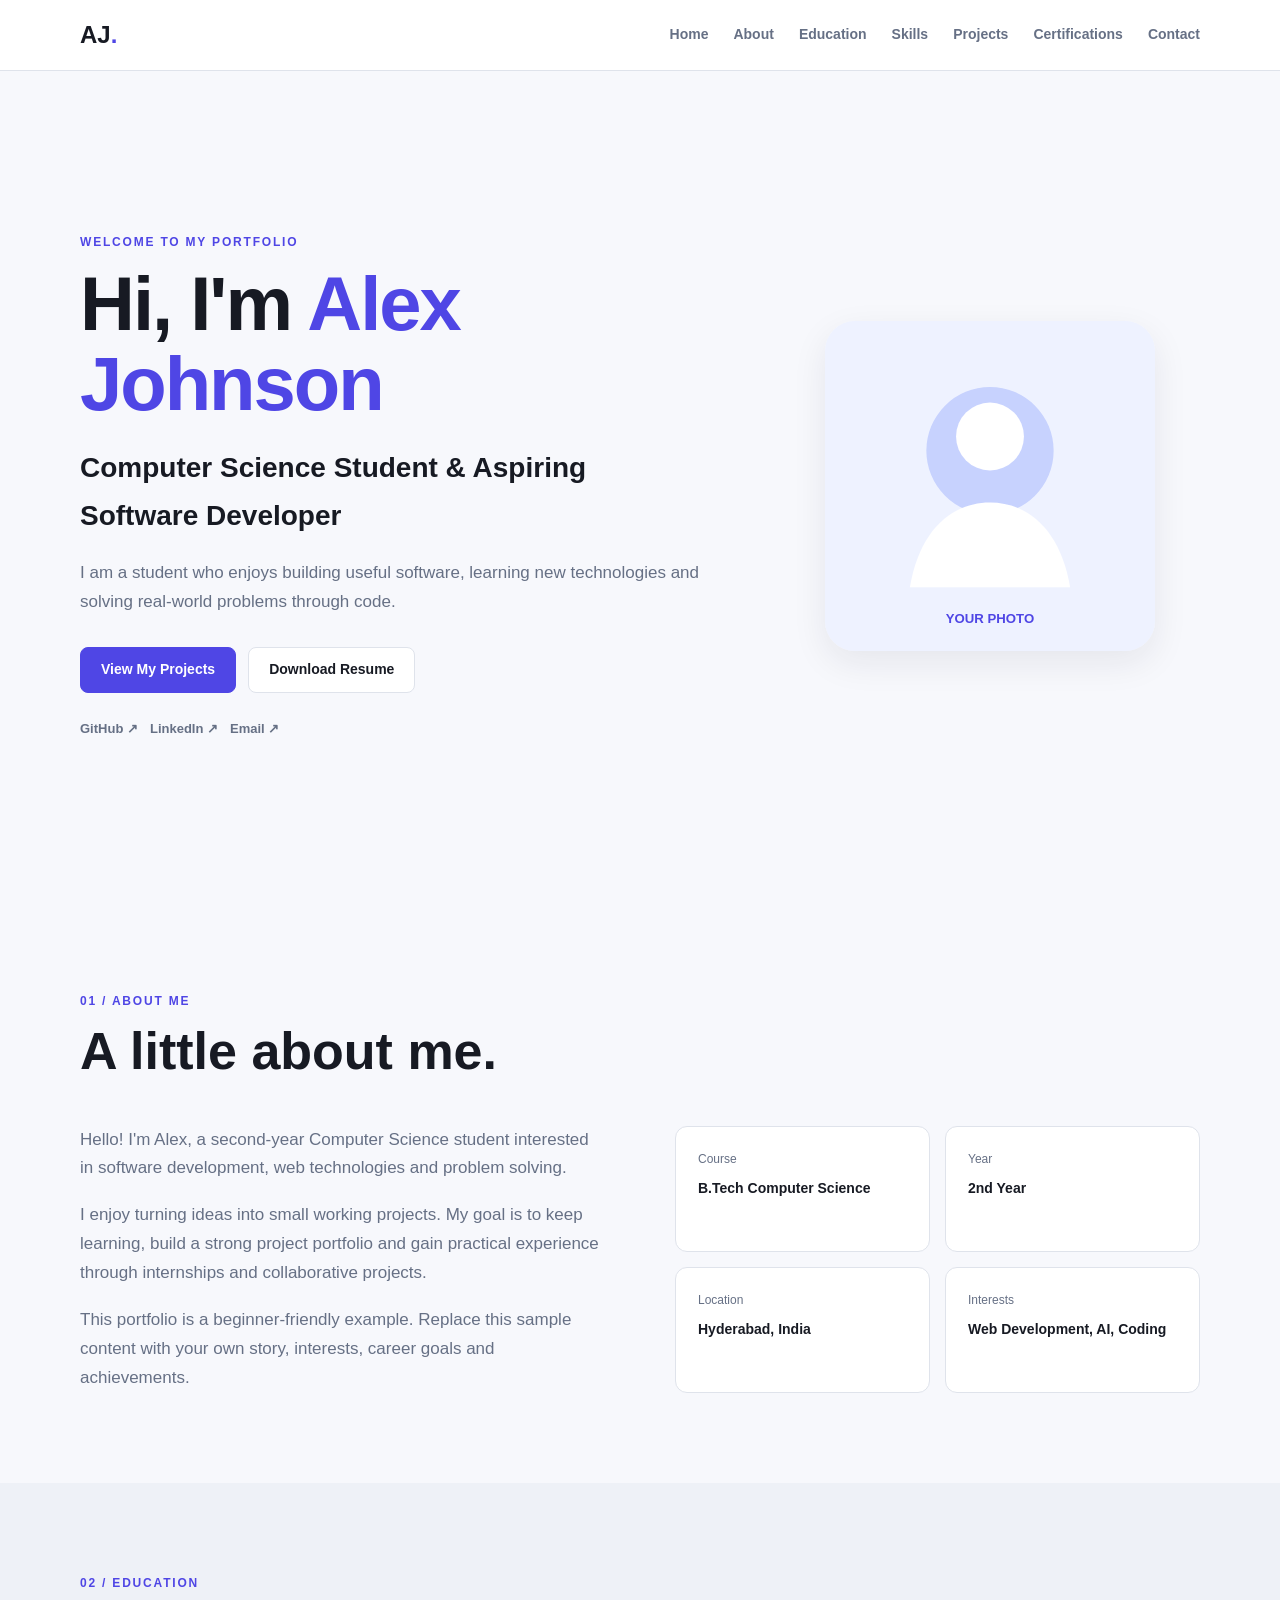
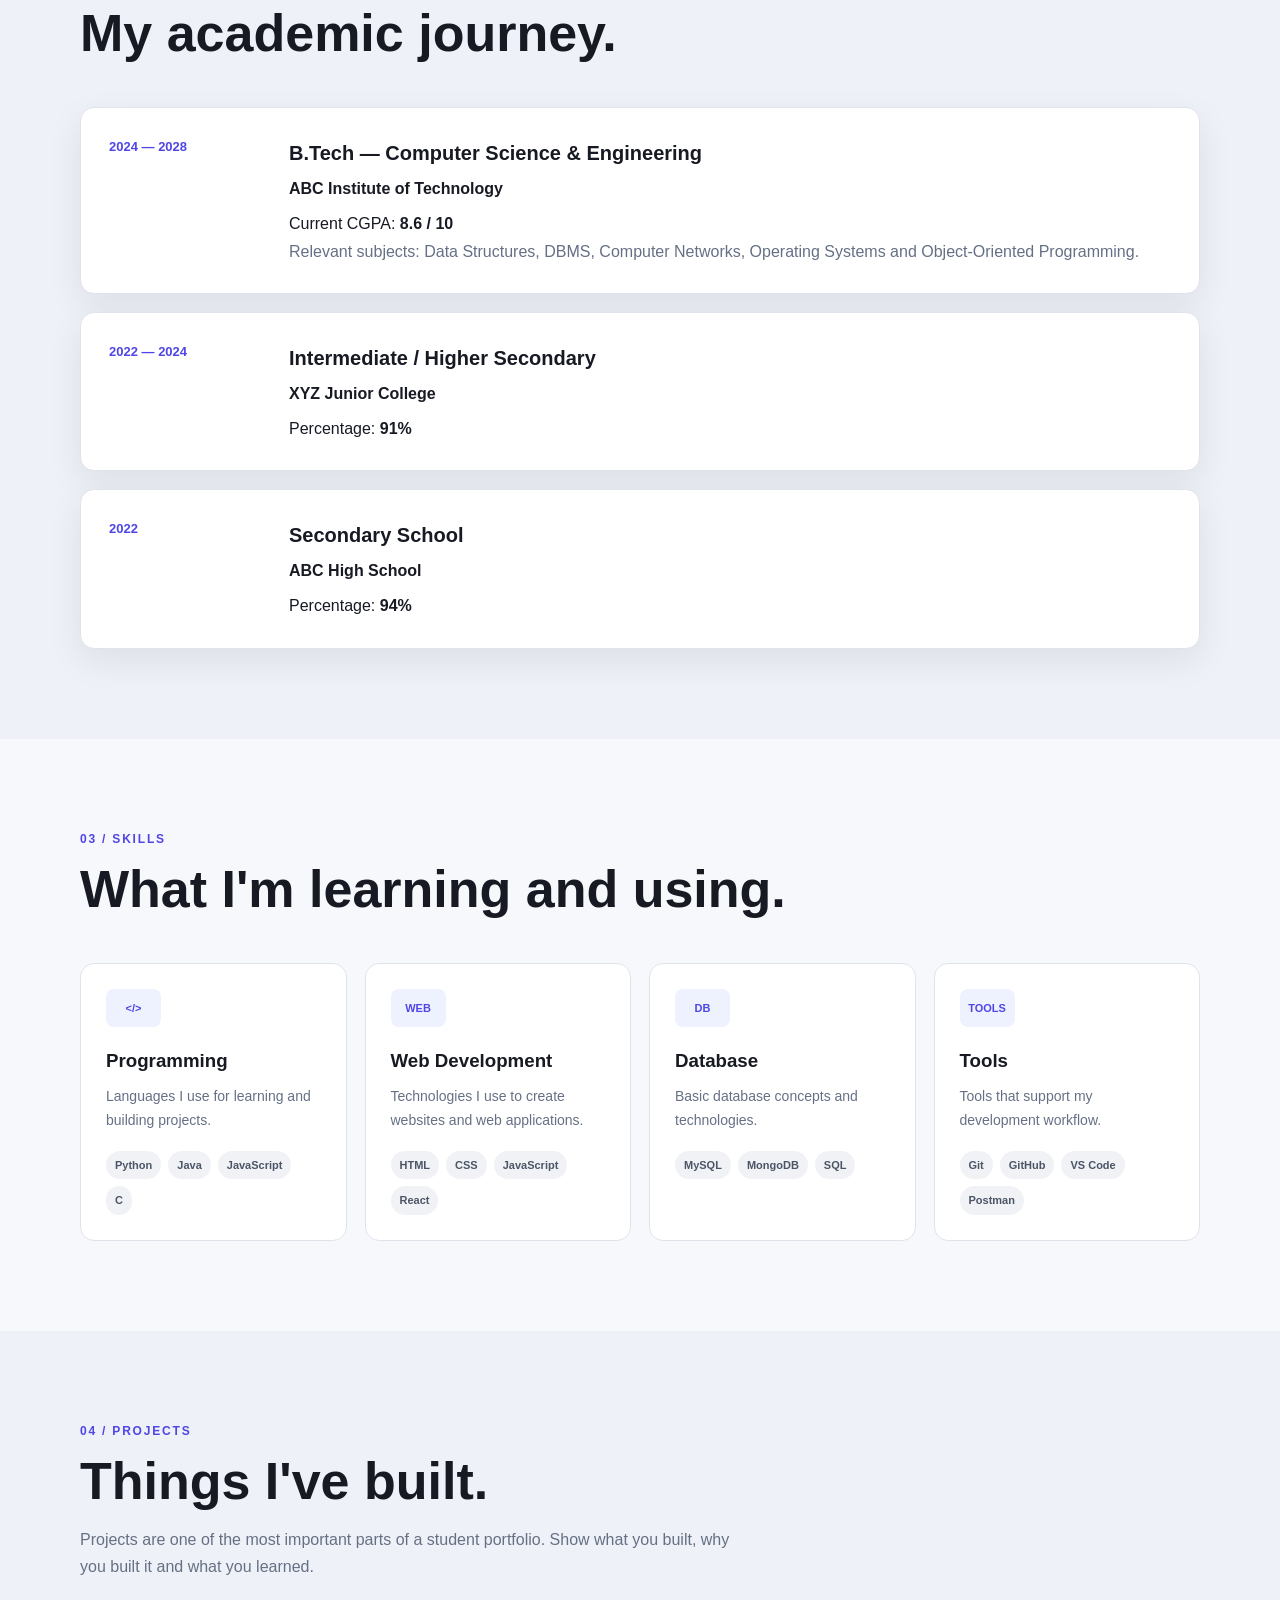
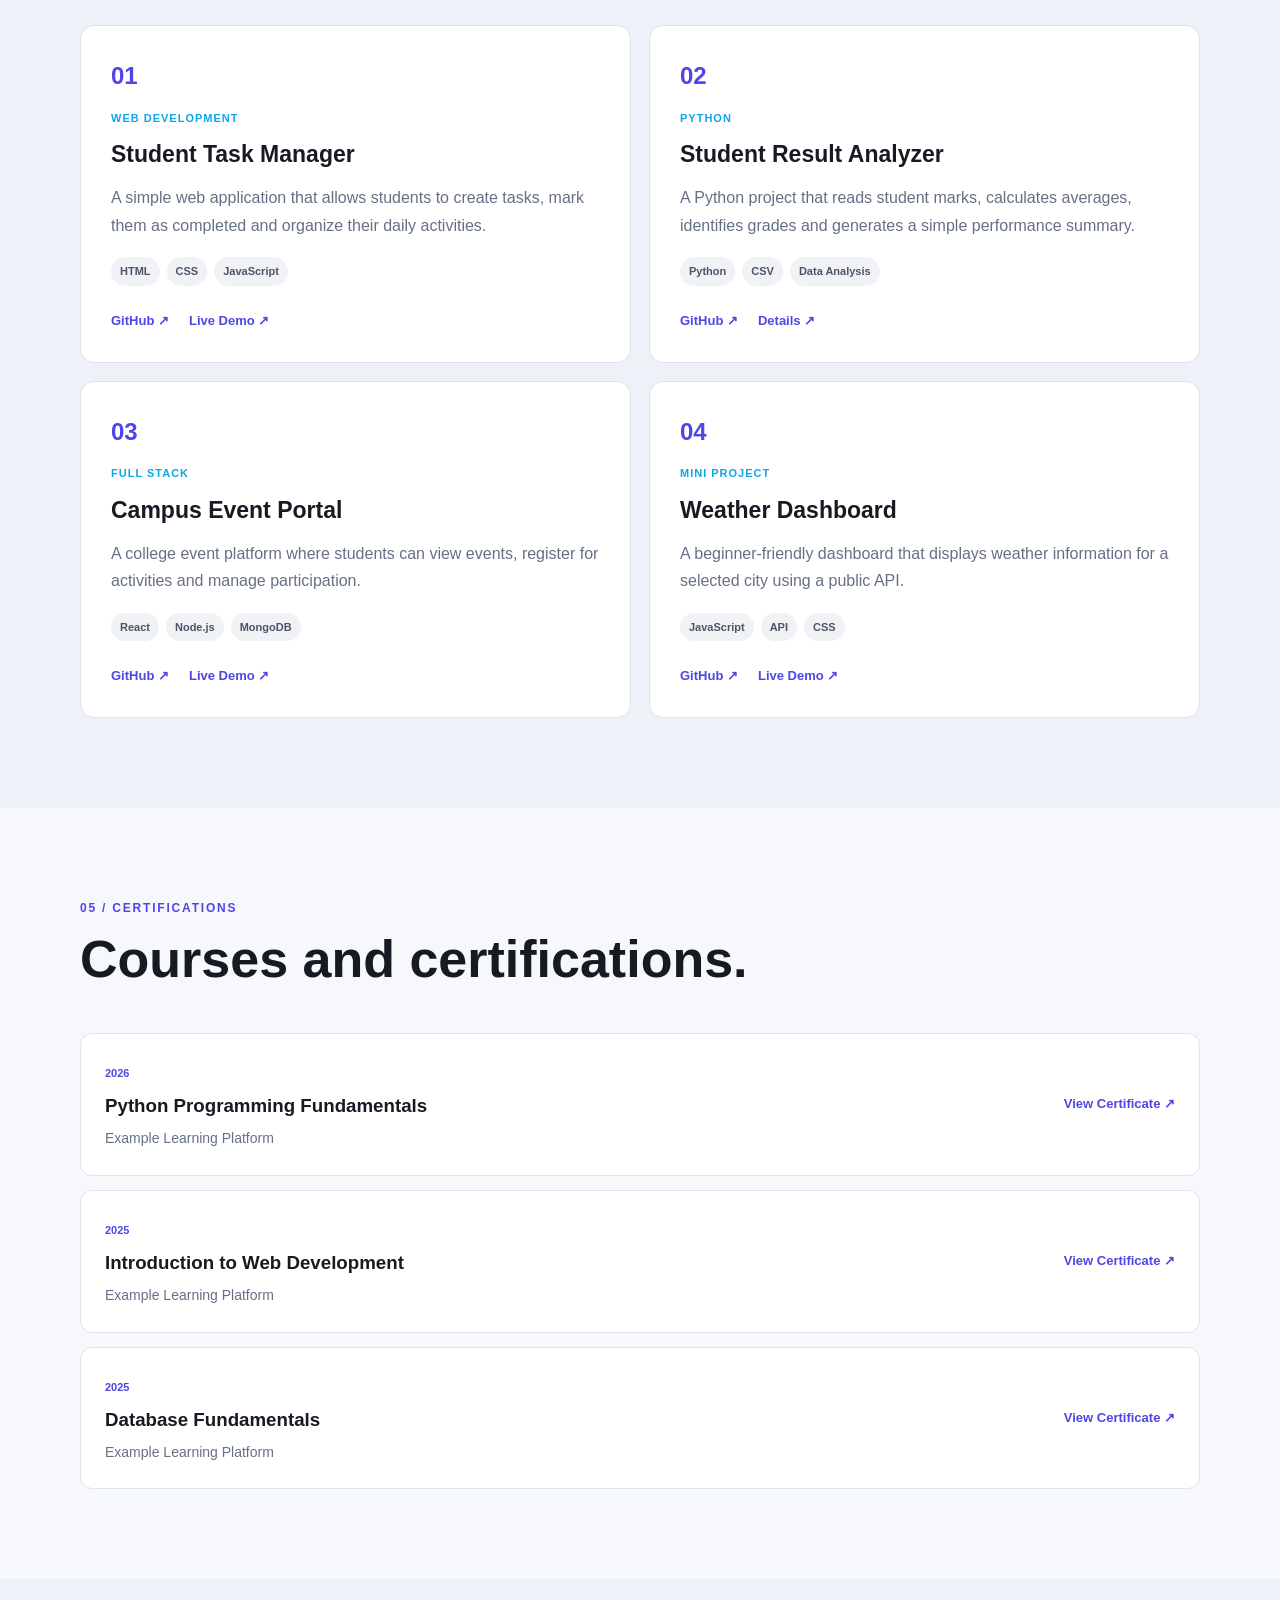
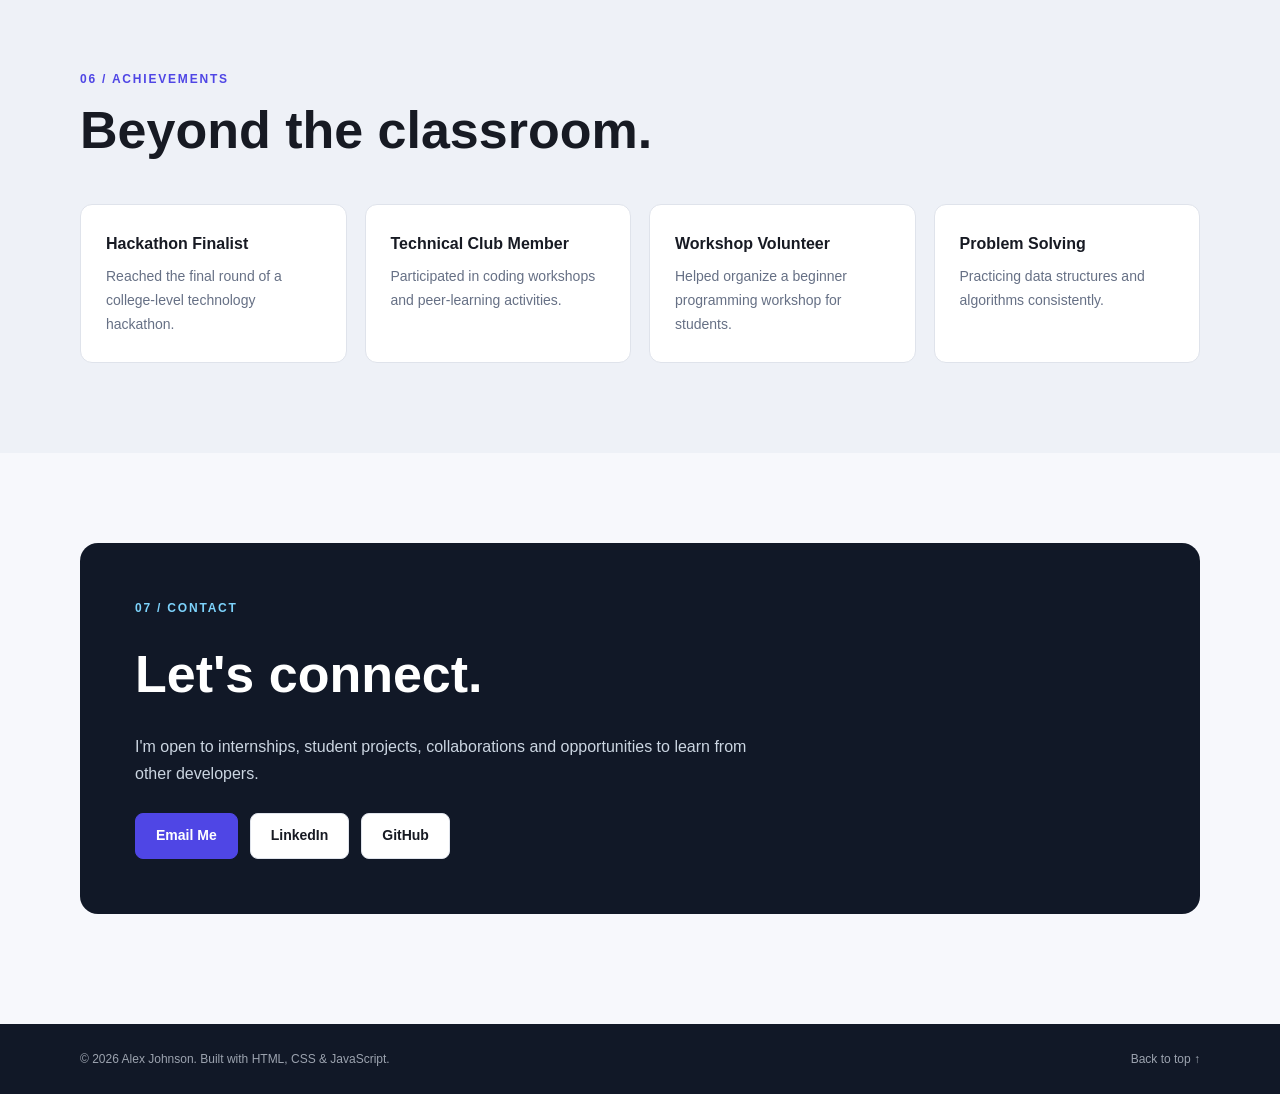
<file: #1-project-student-portfolio/index.html>
<!DOCTYPE html>
<html lang="en">
<head>
  <meta charset="UTF-8">
  <meta name="viewport" content="width=device-width, initial-scale=1.0">
  <meta name="description" content="Student portfolio template - replace the sample information with your own details.">
  <title>Alex Johnson | Student Portfolio</title>
  <link rel="stylesheet" href="style.css">
</head>
<body>

  <!-- =========================
       NAVIGATION
       ========================= -->
  <header class="header">
    <div class="container nav-container">
      <a href="#home" class="logo">AJ<span>.</span></a>

      <button class="menu-button" id="menuButton" aria-label="Open menu" aria-expanded="false">
        <span></span>
        <span></span>
        <span></span>
      </button>

      <nav class="nav" id="nav">
        <a href="#home">Home</a>
        <a href="#about">About</a>
        <a href="#education">Education</a>
        <a href="#skills">Skills</a>
        <a href="#projects">Projects</a>
        <a href="#certifications">Certifications</a>
        <a href="#contact">Contact</a>
      </nav>
    </div>
  </header>

  <main>

    <!-- =========================
         HOME
         ========================= -->
    <section class="hero" id="home">
      <div class="container hero-content">
        <div class="hero-text reveal">
          <p class="eyebrow">WELCOME TO MY PORTFOLIO</p>

          <h1>
            Hi, I'm <span>Alex Johnson</span>
          </h1>

          <h2>Computer Science Student & Aspiring Software Developer</h2>

          <p class="hero-description">
            I am a student who enjoys building useful software, learning new technologies
            and solving real-world problems through code.
          </p>

          <div class="button-group">
            <a href="#projects" class="button primary-button">View My Projects</a>
            <a href="assets/resume.pdf" class="button secondary-button" download>Download Resume</a>
          </div>

          <div class="social-links">
            <a href="https://github.com/" target="_blank" rel="noopener noreferrer">GitHub ↗</a>
            <a href="https://www.linkedin.com/" target="_blank" rel="noopener noreferrer">LinkedIn ↗</a>
            <a href="mailto:alex@example.com">Email ↗</a>
          </div>
        </div>

        <div class="hero-image reveal">
          <!-- Replace assets/profile-placeholder.svg with your own photo if desired. -->
          <img src="assets/profile-placeholder.svg" alt="Profile placeholder">
        </div>
      </div>
    </section>

    <!-- =========================
         ABOUT
         ========================= -->
    <section class="section" id="about">
      <div class="container">
        <div class="section-heading reveal">
          <p class="eyebrow">01 / ABOUT ME</p>
          <h2>A little about me.</h2>
        </div>

        <div class="about-grid">
          <div class="about-text reveal">
            <p>
              Hello! I'm Alex, a second-year Computer Science student interested in
              software development, web technologies and problem solving.
            </p>

            <p>
              I enjoy turning ideas into small working projects. My goal is to keep
              learning, build a strong project portfolio and gain practical experience
              through internships and collaborative projects.
            </p>

            <p>
              This portfolio is a beginner-friendly example. Replace this sample content
              with your own story, interests, career goals and achievements.
            </p>
          </div>

          <div class="about-details reveal">
            <div class="detail">
              <span>Course</span>
              <strong>B.Tech Computer Science</strong>
            </div>

            <div class="detail">
              <span>Year</span>
              <strong>2nd Year</strong>
            </div>

            <div class="detail">
              <span>Location</span>
              <strong>Hyderabad, India</strong>
            </div>

            <div class="detail">
              <span>Interests</span>
              <strong>Web Development, AI, Coding</strong>
            </div>
          </div>
        </div>
      </div>
    </section>

    <!-- =========================
         EDUCATION
         ========================= -->
    <section class="section section-alt" id="education">
      <div class="container">
        <div class="section-heading reveal">
          <p class="eyebrow">02 / EDUCATION</p>
          <h2>My academic journey.</h2>
        </div>

        <div class="education-list">

          <article class="education-card reveal">
            <div class="education-year">2024 — 2028</div>
            <div>
              <h3>B.Tech — Computer Science & Engineering</h3>
              <p class="institution">ABC Institute of Technology</p>
              <p>
                Current CGPA: <strong>8.6 / 10</strong>
              </p>
              <p class="muted">
                Relevant subjects: Data Structures, DBMS, Computer Networks,
                Operating Systems and Object-Oriented Programming.
              </p>
            </div>
          </article>

          <article class="education-card reveal">
            <div class="education-year">2022 — 2024</div>
            <div>
              <h3>Intermediate / Higher Secondary</h3>
              <p class="institution">XYZ Junior College</p>
              <p>
                Percentage: <strong>91%</strong>
              </p>
            </div>
          </article>

          <article class="education-card reveal">
            <div class="education-year">2022</div>
            <div>
              <h3>Secondary School</h3>
              <p class="institution">ABC High School</p>
              <p>
                Percentage: <strong>94%</strong>
              </p>
            </div>
          </article>

        </div>
      </div>
    </section>

    <!-- =========================
         SKILLS
         ========================= -->
    <section class="section" id="skills">
      <div class="container">
        <div class="section-heading reveal">
          <p class="eyebrow">03 / SKILLS</p>
          <h2>What I'm learning and using.</h2>
        </div>

        <div class="skills-grid">

          <article class="skill-card reveal">
            <div class="skill-icon">&lt;/&gt;</div>
            <h3>Programming</h3>
            <p>Languages I use for learning and building projects.</p>
            <div class="tags">
              <span>Python</span>
              <span>Java</span>
              <span>JavaScript</span>
              <span>C</span>
            </div>
          </article>

          <article class="skill-card reveal">
            <div class="skill-icon">WEB</div>
            <h3>Web Development</h3>
            <p>Technologies I use to create websites and web applications.</p>
            <div class="tags">
              <span>HTML</span>
              <span>CSS</span>
              <span>JavaScript</span>
              <span>React</span>
            </div>
          </article>

          <article class="skill-card reveal">
            <div class="skill-icon">DB</div>
            <h3>Database</h3>
            <p>Basic database concepts and technologies.</p>
            <div class="tags">
              <span>MySQL</span>
              <span>MongoDB</span>
              <span>SQL</span>
            </div>
          </article>

          <article class="skill-card reveal">
            <div class="skill-icon">TOOLS</div>
            <h3>Tools</h3>
            <p>Tools that support my development workflow.</p>
            <div class="tags">
              <span>Git</span>
              <span>GitHub</span>
              <span>VS Code</span>
              <span>Postman</span>
            </div>
          </article>

        </div>
      </div>
    </section>

    <!-- =========================
         PROJECTS
         ========================= -->
    <section class="section section-alt" id="projects">
      <div class="container">
        <div class="section-heading reveal">
          <p class="eyebrow">04 / PROJECTS</p>
          <h2>Things I've built.</h2>
          <p class="section-intro">
            Projects are one of the most important parts of a student portfolio.
            Show what you built, why you built it and what you learned.
          </p>
        </div>

        <div class="projects-grid">

          <article class="project-card reveal">
            <div class="project-number">01</div>
            <p class="project-type">WEB DEVELOPMENT</p>
            <h3>Student Task Manager</h3>
            <p>
              A simple web application that allows students to create tasks,
              mark them as completed and organize their daily activities.
            </p>
            <div class="tags">
              <span>HTML</span>
              <span>CSS</span>
              <span>JavaScript</span>
            </div>
            <div class="project-links">
              <a href="https://github.com/" target="_blank" rel="noopener noreferrer">GitHub ↗</a>
              <a href="#" aria-label="Replace with your live project URL">Live Demo ↗</a>
            </div>
          </article>

          <article class="project-card reveal">
            <div class="project-number">02</div>
            <p class="project-type">PYTHON</p>
            <h3>Student Result Analyzer</h3>
            <p>
              A Python project that reads student marks, calculates averages,
              identifies grades and generates a simple performance summary.
            </p>
            <div class="tags">
              <span>Python</span>
              <span>CSV</span>
              <span>Data Analysis</span>
            </div>
            <div class="project-links">
              <a href="https://github.com/" target="_blank" rel="noopener noreferrer">GitHub ↗</a>
              <a href="#" aria-label="Replace with your live project URL">Details ↗</a>
            </div>
          </article>

          <article class="project-card reveal">
            <div class="project-number">03</div>
            <p class="project-type">FULL STACK</p>
            <h3>Campus Event Portal</h3>
            <p>
              A college event platform where students can view events,
              register for activities and manage participation.
            </p>
            <div class="tags">
              <span>React</span>
              <span>Node.js</span>
              <span>MongoDB</span>
            </div>
            <div class="project-links">
              <a href="https://github.com/" target="_blank" rel="noopener noreferrer">GitHub ↗</a>
              <a href="#" aria-label="Replace with your live project URL">Live Demo ↗</a>
            </div>
          </article>

          <article class="project-card reveal">
            <div class="project-number">04</div>
            <p class="project-type">MINI PROJECT</p>
            <h3>Weather Dashboard</h3>
            <p>
              A beginner-friendly dashboard that displays weather information
              for a selected city using a public API.
            </p>
            <div class="tags">
              <span>JavaScript</span>
              <span>API</span>
              <span>CSS</span>
            </div>
            <div class="project-links">
              <a href="https://github.com/" target="_blank" rel="noopener noreferrer">GitHub ↗</a>
              <a href="#" aria-label="Replace with your live project URL">Live Demo ↗</a>
            </div>
          </article>

        </div>
      </div>
    </section>

    <!-- =========================
         CERTIFICATIONS
         ========================= -->
    <section class="section" id="certifications">
      <div class="container">
        <div class="section-heading reveal">
          <p class="eyebrow">05 / CERTIFICATIONS</p>
          <h2>Courses and certifications.</h2>
        </div>

        <div class="certification-list">

          <article class="certification-card reveal">
            <div>
              <span class="certificate-date">2026</span>
              <h3>Python Programming Fundamentals</h3>
              <p>Example Learning Platform</p>
            </div>
            <a href="#" aria-label="Replace with your certificate link">View Certificate ↗</a>
          </article>

          <article class="certification-card reveal">
            <div>
              <span class="certificate-date">2025</span>
              <h3>Introduction to Web Development</h3>
              <p>Example Learning Platform</p>
            </div>
            <a href="#" aria-label="Replace with your certificate link">View Certificate ↗</a>
          </article>

          <article class="certification-card reveal">
            <div>
              <span class="certificate-date">2025</span>
              <h3>Database Fundamentals</h3>
              <p>Example Learning Platform</p>
            </div>
            <a href="#" aria-label="Replace with your certificate link">View Certificate ↗</a>
          </article>

        </div>
      </div>
    </section>

    <!-- =========================
         ACHIEVEMENTS
         ========================= -->
    <section class="section section-alt" id="achievements">
      <div class="container">
        <div class="section-heading reveal">
          <p class="eyebrow">06 / ACHIEVEMENTS</p>
          <h2>Beyond the classroom.</h2>
        </div>

        <div class="achievement-grid">
          <article class="achievement-card reveal">
            <strong>Hackathon Finalist</strong>
            <p>Reached the final round of a college-level technology hackathon.</p>
          </article>

          <article class="achievement-card reveal">
            <strong>Technical Club Member</strong>
            <p>Participated in coding workshops and peer-learning activities.</p>
          </article>

          <article class="achievement-card reveal">
            <strong>Workshop Volunteer</strong>
            <p>Helped organize a beginner programming workshop for students.</p>
          </article>

          <article class="achievement-card reveal">
            <strong>Problem Solving</strong>
            <p>Practicing data structures and algorithms consistently.</p>
          </article>
        </div>
      </div>
    </section>

    <!-- =========================
         CONTACT
         ========================= -->
    <section class="section contact-section" id="contact">
      <div class="container">
        <div class="contact-box reveal">
          <p class="eyebrow">07 / CONTACT</p>
          <h2>Let's connect.</h2>
          <p>
            I'm open to internships, student projects, collaborations and
            opportunities to learn from other developers.
          </p>

          <div class="contact-buttons">
            <a class="button primary-button" href="mailto:alex@example.com">Email Me</a>
            <a class="button secondary-button" href="https://www.linkedin.com/" target="_blank" rel="noopener noreferrer">LinkedIn</a>
            <a class="button secondary-button" href="https://github.com/" target="_blank" rel="noopener noreferrer">GitHub</a>
          </div>
        </div>
      </div>
    </section>

  </main>

  <footer class="footer">
    <div class="container footer-content">
      <p>© <span id="currentYear"></span> Alex Johnson. Built with HTML, CSS & JavaScript.</p>
      <a href="#home">Back to top ↑</a>
    </div>
  </footer>

  <script src="script.js"></script>
</body>
</html>
</file>
<file: #1-project-student-portfolio/style.css>
/* =========================================
   STUDENT PORTFOLIO
   Main stylesheet
   ========================================= */

:root {
  --background: #f7f8fc;
  --surface: #ffffff;
  --surface-alt: #eef1f7;
  --text: #171a23;
  --muted: #667085;
  --border: #dfe3eb;
  --primary: #4f46e5;
  --primary-dark: #3730a3;
  --accent: #0ea5e9;
  --max-width: 1120px;
  --shadow: 0 12px 35px rgba(20, 30, 50, 0.08);
}

/* ---------- Reset ---------- */

* {
  box-sizing: border-box;
  margin: 0;
  padding: 0;
}

html {
  scroll-behavior: smooth;
  scroll-padding-top: 80px;
}

body {
  font-family: Arial, Helvetica, sans-serif;
  color: var(--text);
  background: var(--background);
  line-height: 1.7;
}

img {
  max-width: 100%;
  display: block;
}

a {
  color: inherit;
  text-decoration: none;
}

button {
  font: inherit;
}

/* ---------- Reusable ---------- */

.container {
  width: min(90%, var(--max-width));
  margin: 0 auto;
}

.section {
  padding: 90px 0;
}

.section-alt {
  background: var(--surface-alt);
}

.section-heading {
  max-width: 720px;
  margin-bottom: 45px;
}

.eyebrow {
  color: var(--primary);
  font-size: 12px;
  font-weight: 800;
  letter-spacing: 1.8px;
  margin-bottom: 12px;
}

.section-heading h2 {
  font-size: clamp(32px, 5vw, 52px);
  line-height: 1.1;
  margin-bottom: 15px;
}

.section-intro {
  color: var(--muted);
  max-width: 650px;
}

.button {
  display: inline-flex;
  align-items: center;
  justify-content: center;
  min-height: 46px;
  padding: 0 20px;
  border-radius: 8px;
  border: 1px solid var(--border);
  font-size: 14px;
  font-weight: 700;
  transition: 0.2s ease;
}

.button:hover {
  transform: translateY(-2px);
}

.primary-button {
  background: var(--primary);
  border-color: var(--primary);
  color: white;
}

.primary-button:hover {
  background: var(--primary-dark);
}

.secondary-button {
  background: var(--surface);
}

/* ---------- Header ---------- */

.header {
  position: sticky;
  top: 0;
  z-index: 100;
  background: rgba(255, 255, 255, 0.95);
  border-bottom: 1px solid var(--border);
  backdrop-filter: blur(10px);
}

.nav-container {
  min-height: 70px;
  display: flex;
  align-items: center;
  justify-content: space-between;
}

.logo {
  font-size: 24px;
  font-weight: 800;
}

.logo span {
  color: var(--primary);
}

.nav {
  display: flex;
  align-items: center;
  gap: 25px;
}

.nav a {
  color: var(--muted);
  font-size: 14px;
  font-weight: 600;
}

.nav a:hover {
  color: var(--primary);
}

.menu-button {
  display: none;
  border: 0;
  background: transparent;
  cursor: pointer;
}

.menu-button span {
  display: block;
  width: 25px;
  height: 2px;
  margin: 5px 0;
  background: var(--text);
}

/* ---------- Hero ---------- */

.hero {
  min-height: calc(100vh - 70px);
  display: flex;
  align-items: center;
}

.hero-content {
  display: grid;
  grid-template-columns: 1.2fr 0.8fr;
  align-items: center;
  gap: 70px;
  padding: 80px 0;
}

.hero-text h1 {
  font-size: clamp(44px, 7vw, 76px);
  line-height: 1.05;
  letter-spacing: -2px;
}

.hero-text h1 span {
  color: var(--primary);
}

.hero-text h2 {
  margin-top: 20px;
  font-size: clamp(20px, 3vw, 28px);
  font-weight: 600;
}

.hero-description {
  max-width: 650px;
  margin: 20px 0 30px;
  color: var(--muted);
  font-size: 17px;
}

.button-group,
.contact-buttons,
.social-links {
  display: flex;
  align-items: center;
  flex-wrap: wrap;
  gap: 12px;
}

.social-links {
  margin-top: 25px;
}

.social-links a {
  color: var(--muted);
  font-size: 13px;
  font-weight: 700;
}

.social-links a:hover {
  color: var(--primary);
}

.hero-image {
  display: flex;
  justify-content: center;
}

.hero-image img {
  width: min(330px, 100%);
  border-radius: 30px;
  box-shadow: var(--shadow);
}

/* ---------- About ---------- */

.about-grid {
  display: grid;
  grid-template-columns: 1fr 1fr;
  gap: 70px;
}

.about-text {
  color: var(--muted);
  font-size: 17px;
}

.about-text p + p {
  margin-top: 18px;
}

.about-details {
  display: grid;
  grid-template-columns: 1fr 1fr;
  gap: 15px;
}

.detail {
  padding: 22px;
  background: var(--surface);
  border: 1px solid var(--border);
  border-radius: 12px;
}

.detail span {
  display: block;
  color: var(--muted);
  font-size: 12px;
  margin-bottom: 5px;
}

.detail strong {
  font-size: 14px;
}

/* ---------- Education ---------- */

.education-list {
  display: grid;
  gap: 18px;
}

.education-card {
  display: grid;
  grid-template-columns: 150px 1fr;
  gap: 30px;
  padding: 28px;
  background: var(--surface);
  border: 1px solid var(--border);
  border-radius: 14px;
  box-shadow: var(--shadow);
}

.education-year {
  color: var(--primary);
  font-size: 13px;
  font-weight: 800;
}

.education-card h3 {
  font-size: 20px;
  margin-bottom: 5px;
}

.institution {
  font-weight: 700;
  margin-bottom: 8px;
}

.muted {
  color: var(--muted);
}

/* ---------- Skills ---------- */

.skills-grid {
  display: grid;
  grid-template-columns: repeat(4, 1fr);
  gap: 18px;
}

.skill-card {
  padding: 25px;
  background: var(--surface);
  border: 1px solid var(--border);
  border-radius: 14px;
  transition: 0.2s ease;
}

.skill-card:hover {
  transform: translateY(-4px);
  box-shadow: var(--shadow);
}

.skill-icon {
  display: inline-flex;
  align-items: center;
  justify-content: center;
  min-width: 55px;
  min-height: 38px;
  padding: 0 8px;
  border-radius: 8px;
  background: #eef2ff;
  color: var(--primary);
  font-size: 11px;
  font-weight: 800;
}

.skill-card h3 {
  margin: 18px 0 8px;
}

.skill-card p {
  color: var(--muted);
  font-size: 14px;
}

.tags {
  display: flex;
  flex-wrap: wrap;
  gap: 7px;
  margin-top: 18px;
}

.tags span {
  padding: 5px 9px;
  background: #f0f2f6;
  border-radius: 20px;
  color: #4b5565;
  font-size: 11px;
  font-weight: 700;
}

/* ---------- Projects ---------- */

.projects-grid {
  display: grid;
  grid-template-columns: 1fr 1fr;
  gap: 18px;
}

.project-card {
  padding: 30px;
  background: var(--surface);
  border: 1px solid var(--border);
  border-radius: 14px;
  transition: 0.2s ease;
}

.project-card:hover {
  transform: translateY(-4px);
  box-shadow: var(--shadow);
}

.project-number {
  color: var(--primary);
  font-size: 24px;
  font-weight: 800;
}

.project-type {
  margin-top: 12px;
  color: var(--accent);
  font-size: 11px;
  font-weight: 800;
  letter-spacing: 1px;
}

.project-card h3 {
  margin: 8px 0 10px;
  font-size: 23px;
}

.project-card > p:not(.project-type) {
  color: var(--muted);
}

.project-links {
  display: flex;
  gap: 20px;
  margin-top: 24px;
}

.project-links a {
  color: var(--primary);
  font-size: 13px;
  font-weight: 800;
}

.project-links a:hover {
  text-decoration: underline;
}

/* ---------- Certifications ---------- */

.certification-list {
  display: grid;
  gap: 14px;
}

.certification-card {
  display: flex;
  justify-content: space-between;
  align-items: center;
  gap: 20px;
  padding: 24px;
  background: var(--surface);
  border: 1px solid var(--border);
  border-radius: 12px;
}

.certificate-date {
  color: var(--primary);
  font-size: 11px;
  font-weight: 800;
}

.certification-card h3 {
  margin: 5px 0;
}

.certification-card p {
  color: var(--muted);
  font-size: 14px;
}

.certification-card > a {
  color: var(--primary);
  font-size: 13px;
  font-weight: 800;
  white-space: nowrap;
}

/* ---------- Achievements ---------- */

.achievement-grid {
  display: grid;
  grid-template-columns: repeat(4, 1fr);
  gap: 18px;
}

.achievement-card {
  padding: 25px;
  background: var(--surface);
  border: 1px solid var(--border);
  border-radius: 12px;
}

.achievement-card strong {
  display: block;
  margin-bottom: 8px;
}

.achievement-card p {
  color: var(--muted);
  font-size: 14px;
}

/* ---------- Contact ---------- */

.contact-section {
  padding-bottom: 110px;
}

.contact-box {
  padding: 55px;
  background: #111827;
  color: white;
  border-radius: 18px;
}

.contact-box .eyebrow {
  color: #7dd3fc;
}

.contact-box h2 {
  font-size: clamp(34px, 5vw, 52px);
}

.contact-box > p:not(.eyebrow) {
  max-width: 650px;
  margin: 15px 0 25px;
  color: #cbd5e1;
}

.contact-box .secondary-button {
  color: var(--text);
}

/* ---------- Footer ---------- */

.footer {
  padding: 25px 0;
  background: #111827;
  color: #9ca3af;
  font-size: 12px;
}

.footer-content {
  display: flex;
  justify-content: space-between;
  gap: 20px;
}

.footer a:hover {
  color: white;
}

/* ---------- Scroll Animation ---------- */

.reveal {
  opacity: 0;
  transform: translateY(20px);
  transition: opacity 0.6s ease, transform 0.6s ease;
}

.reveal.visible {
  opacity: 1;
  transform: translateY(0);
}

/* ---------- Tablet ---------- */

@media (max-width: 950px) {
  .hero-content {
    grid-template-columns: 1fr;
    text-align: center;
  }

  .hero-description {
    margin-left: auto;
    margin-right: auto;
  }

  .button-group,
  .social-links {
    justify-content: center;
  }

  .hero-image {
    order: -1;
  }

  .skills-grid,
  .achievement-grid {
    grid-template-columns: 1fr 1fr;
  }
}

/* ---------- Mobile ---------- */

@media (max-width: 720px) {
  .section {
    padding: 70px 0;
  }

  .menu-button {
    display: block;
  }

  .nav {
    display: none;
    position: absolute;
    top: 70px;
    left: 0;
    right: 0;
    padding: 20px 5%;
    background: white;
    border-bottom: 1px solid var(--border);
    flex-direction: column;
    align-items: flex-start;
  }

  .nav.open {
    display: flex;
  }

  .about-grid,
  .projects-grid {
    grid-template-columns: 1fr;
  }

  .education-card {
    grid-template-columns: 1fr;
    gap: 10px;
  }

  .about-details {
    grid-template-columns: 1fr;
  }

  .certification-card {
    align-items: flex-start;
    flex-direction: column;
  }

  .skills-grid,
  .achievement-grid {
    grid-template-columns: 1fr;
  }

  .contact-box {
    padding: 35px 25px;
  }

  .footer-content {
    flex-direction: column;
  }
}

/* ---------- Small Mobile ---------- */

@media (max-width: 420px) {
  .hero-text h1 {
    font-size: 42px;
  }

  .button {
    width: 100%;
  }

  .social-links {
    align-items: flex-start;
    flex-direction: column;
  }
}

/* Respect accessibility preferences. */

@media (prefers-reduced-motion: reduce) {
  html {
    scroll-behavior: auto;
  }

  .reveal {
    opacity: 1;
    transform: none;
    transition: none;
  }
}
</file>
